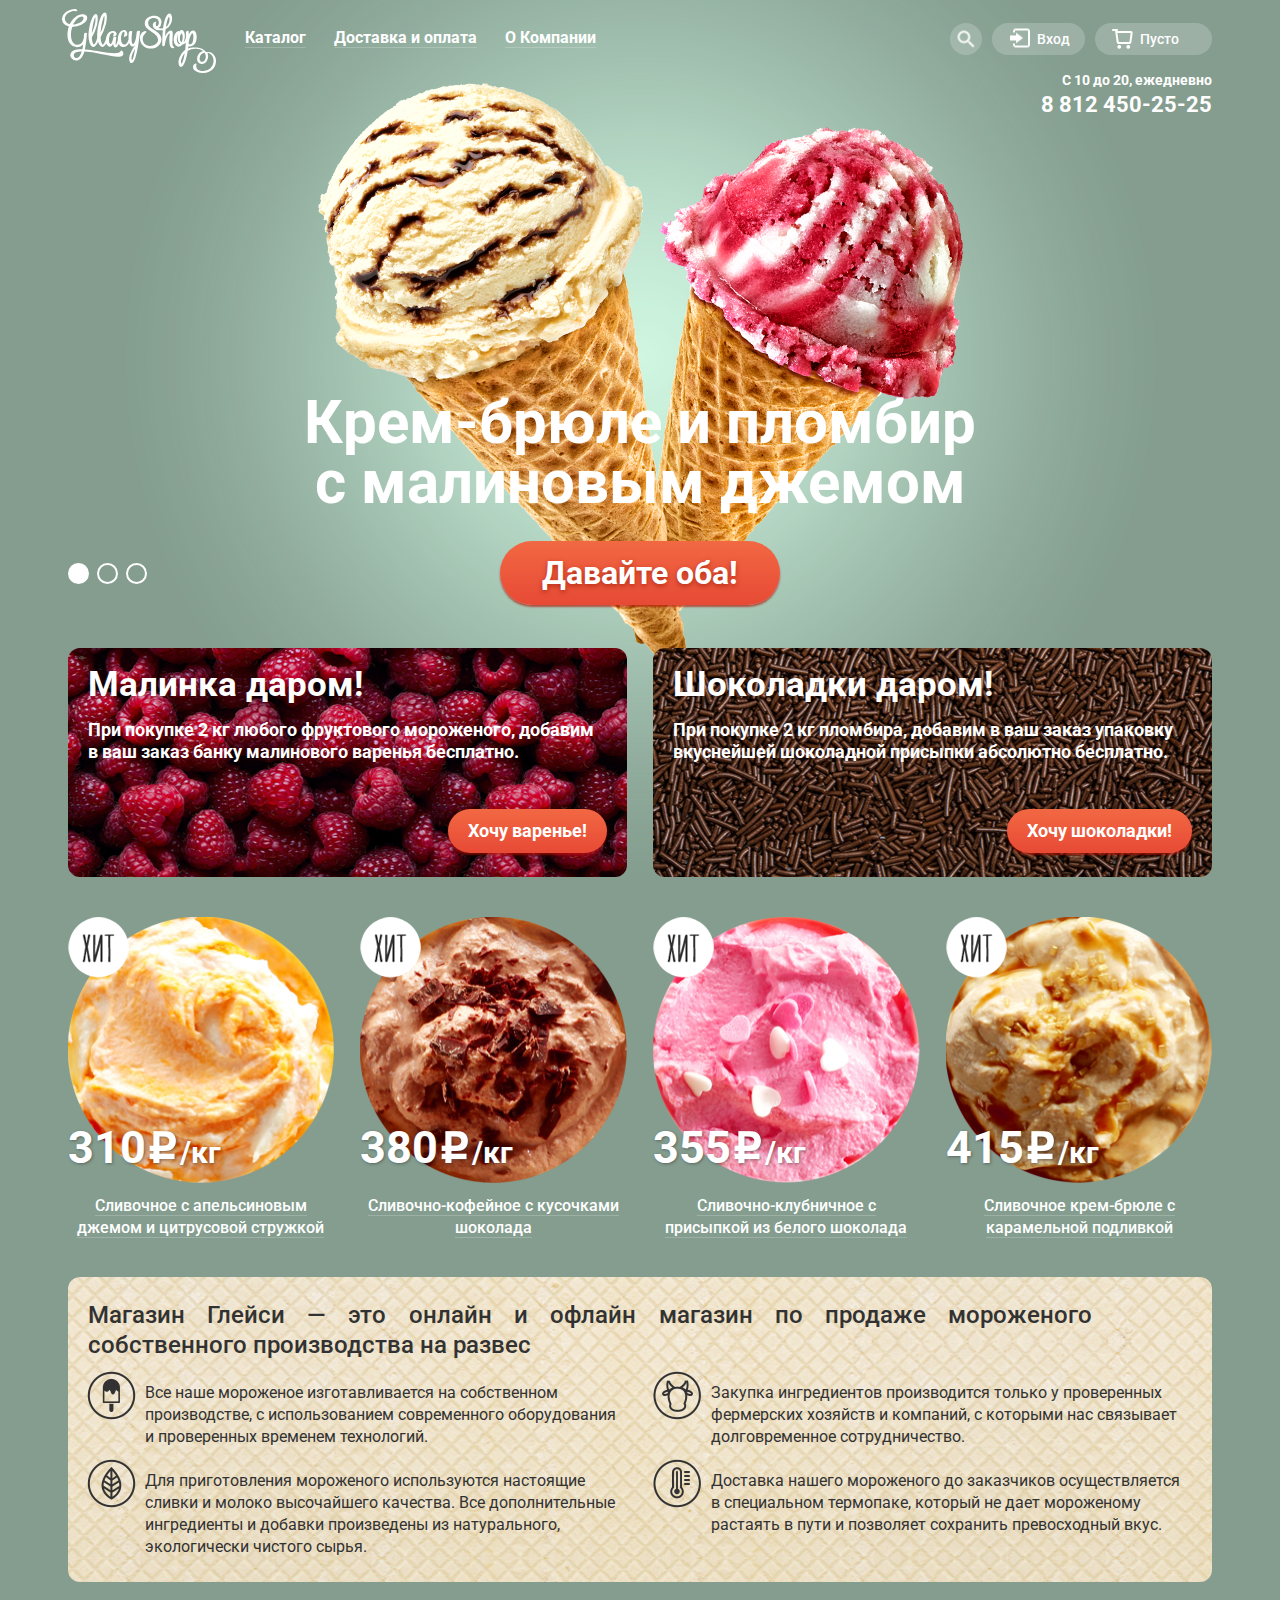
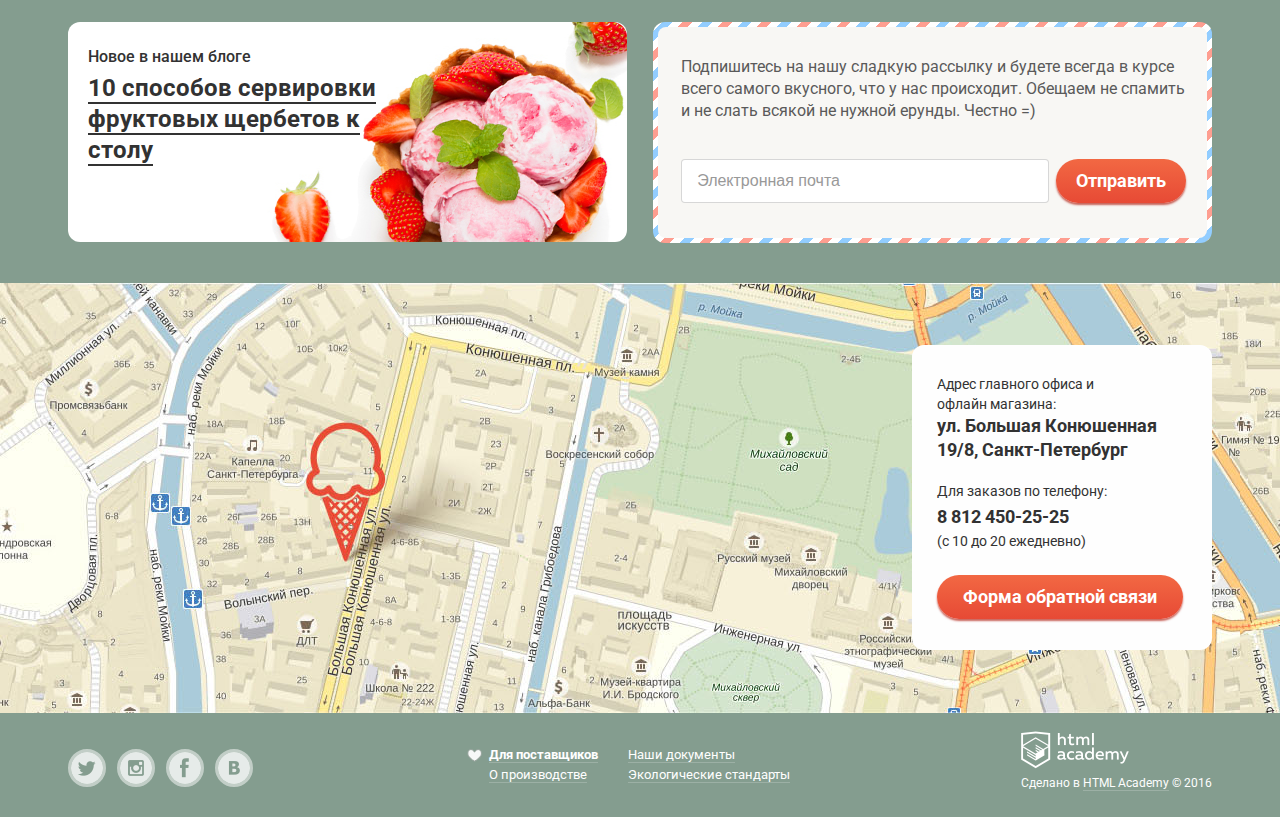
<file: index.html>
<!DOCTYPE html>
<html lang="ru">
    <head>
        <meta charset="utf-8">
        <title>Глейси - Главная страница</title>
        <link href="https://fonts.googleapis.com/css?family=Roboto:400,500,700&amp;subset=cyrillic" rel="stylesheet"> 
        <link rel="stylesheet" type="text/css" href="css/normalize.min.css">
        <link rel="stylesheet" type="text/css" href="css/style.min.css" >
    </head>
    <body>
        <input type="radio" class="carouselInput carouselInput1" name="carousel" id="btn1" checked="checked">
        <input type="radio" class="carouselInput carouselInput2" name="carousel" id="btn2">
        <input type="radio" class="carouselInput carouselInput3" name="carousel" id="btn3">
        <div class="wrap">
            <header class="mainHeader clearfix">
                <div class="layoutCenter">
                    <div class="layoutLeft inlineblockFix">
                        <div class="logo">
                            <img src="img/logo.svg" alt="GllacyShop" height="64" width="154">
                        </div>
                        <nav class="mainNav">
                            <ul class="mainNavList">
                                <li>
                                    <a class="link mainNavLink" href="#">Каталог</a>
                                    <div class="dropdownMenuWrap">
                                        <ul class="dropdownMenu">
                                            <li class="dropdownMenuCaption">Новинки</li>
                                            <li>
                                                <a href="catalog.html">Сливочное</a>
                                            </li>
                                            <li>
                                                <a href="#">Щербеты</a>
                                            </li>
                                            <li>
                                                <a href="#">Фруктовый&nbsp;лед</a>
                                            </li>
                                            <li>
                                                <a href="#">Мелорин</a>
                                            </li>
                                        </ul>
                                    </div>
                                </li>
                                <li>
                                    <a class="link mainNavLink" href="#">Доставка и оплата</a>
                                </li>
                                <li>
                                    <a class="link mainNavLink" href="#">О Компании</a>
                                </li>
                            </ul>
                        </nav>
                    </div>

                    <div class="layoutRight inlineblockFix">
                        <div class="service">
                            <div class="search">
                                <div class="searchCaption"></div>
                                <div class="searchFormWrap">
                                    <div class="searchForm">
                                        <form action="/echo" method="post">
                                            <div class="searchFormSearchWrap">
                                                <input name="search" id="searchFormSearch" placeholder="Что ищем?" type="search" required="required">
                                                <label for="searchFormSearch">Что ищем?</label>
                                            </div>
                                        </form>
                                    </div>
                                </div>
                            </div>
                            <div class="login">
                                <div class="loginCaption">Вход</div>
                                <div class="loginFormWrap">
                                    <div class="loginForm">
                                        <form action="/echo" method="post">
                                            <div class="loginFormEmailWrap">
                                                <input name="email" id="loginFormEmail" placeholder="Электронная почта" type="text" required="required">
                                                <label for="loginFormEmail">Электронная почта</label>
                                            </div>
                                            <div class="loginFormPasswordWrap">
                                                <input name="password" id="loginFormPassword" placeholder="Пароль" type="password" required="required">
                                                <label for="loginFormPassword">Пароль</label>
                                            </div>
                                            <button class="button" type="submit">Войти</button>
                                            <div class="loginFormLinks">
                                                <a href="#">Забыли пароль?</a>
                                                <a href="#">Новая регистрация</a>
                                            </div>
                                        </form>
                                    </div>
                                </div>
                            </div>
                            <div class="cart">Пусто</div>
                        </div>
                    </div>
                    <div class="headerContacts">С 10 до 20, ежедневно<span class="headerContactsTel">8 812 450-25-25</span></div>
                </div>
            </header>


            <main class="content">
                <div class="layoutCenter">
                    <div class="carousel">
                        <div class="carouselContent">
                            <div class="carouselSlide slide1">
                                <img src="img/carousel_bg_1.png" alt="Крем-брюле и пломбир с малиновым джемом" height="584" width="647">
                                <h2>Крем-брюле и пломбир с малиновым джемом</h2>
                                <a class="carouselLink button" href="#">Давайте оба!</a>
                            </div>
                            <div class="carouselSlide slide2">
                                <img src="img/carousel_bg_2.png" alt="Шоколадный пломбир и лимонный сорбет" height="584" width="647">
                                <h2>Шоколадный пломбир и лимонный сорбет</h2>
                                <a class="carouselLink button" href="#">Давайте оба!</a>
                            </div>
                            <div class="carouselSlide slide3">
                                <img src="img/carousel_bg_3.png" alt="Пломбир с помадкой и клубничный щербет" height="584" width="647">
                                <h2>Пломбир с помадкой и клубничный щербет</h2>
                                <a class="carouselLink button" href="#">Давайте оба!</a>
                            </div>
                        </div>
                        <div class="carouselButtons inlineblockFix">
                             <label for="btn1"></label>
                             <label for="btn2"></label>
                             <label for="btn3"></label>
                         </div> 
                    </div>

                    <div class="banners clearfix">    
                        <div class="layoutColumn layoutColumn_doubleSize bannerLeft">
                            <h2>Малинка даром!</h2>
                            <p>При покупке 2 кг любого фруктового мороженого, добавим в ваш заказ банку малинового варенья бесплатно.</p>
                            <a class="button" href="#">Хочу варенье!</a>  
                        </div>
                        <div class="layoutColumn layoutColumn_doubleSize bannerRight">
                            <h2>Шоколадки даром!</h2>
                            <p>При покупке 2 кг пломбира, добавим в ваш заказ упаковку вкуснейшей шоколадной присыпки  абсолютно бесплатно.</p>
                            <a class="button" href="#">Хочу шоколадки!</a>
                        </div>
                    </div>

                    <div class="itemHits inlineblockFix">
                        <div class="layoutColumn">
                            <div class="goodsItem">
                                <div class="goodsItemImageWrap">
                                    <img class="goodsItemImage" src="img/goods/orange_marmalade.png" alt="Сливочное с апельсиновым джемом и цитрусовой стружкой" height="267" width="267">
                                    <div class="goodsItemPrice">310<span>/кг</span></div>
                                </div>
                                <a href="#" class="goodsItemCaption link">Сливочное с апельсиновым джемом и цитрусовой стружкой</a>
                                <div class="goodsItemOverlay">
                                    <a class="button" href="#">Быстрый&nbsp;просмотр</a>
                                </div>
                            </div>
                        </div>
                        <div class="layoutColumn">
                            <div class="goodsItem">
                                <div class="goodsItemImageWrap">
                                    <img class="goodsItemImage" src="img/goods/coffee_chocolate.png" alt="Сливочно-кофейное с кусочками шоколада" height="267" width="267">
                                    <div class="goodsItemPrice">380<span>/кг</span></div>
                                </div>
                                <a href="#" class="goodsItemCaption link">Сливочно-кофейное с кусочками шоколада</a>
                                <div class="goodsItemOverlay">
                                    <a class="button" href="#">Быстрый&nbsp;просмотр</a>
                                </div>
                            </div>
                        </div>
                        <div class="layoutColumn">
                            <div class="goodsItem">
                                <div class="goodsItemImageWrap">
                                    <img class="goodsItemImage" src="img/goods/strawberry_whitechocolate.png" alt="Сливочно-клубничное с присыпкой из белого шоколада" height="267" width="267">
                                    <div class="goodsItemPrice">355<span>/кг</span></div>
                                </div>
                                <a href="#" class="goodsItemCaption link">Сливочно-клубничное с присыпкой из белого шоколада</a>
                                <div class="goodsItemOverlay">
                                    <a class="button" href="#">Быстрый&nbsp;просмотр</a>
                                </div>
                            </div>
                        </div>
                        <div class="layoutColumn">
                            <div class="goodsItem">
                                <div class="goodsItemImageWrap">
                                    <img class="goodsItemImage" src="img/goods/creme_brulee_caramel.png" alt="Сливочное крем-брюле с карамельной подливкой" height="267" width="267">
                                    <div class="goodsItemPrice">415<span>/кг</span></div>
                                </div>
                                <a href="#" class="goodsItemCaption link">Сливочное крем-брюле с карамельной подливкой</a>
                                <div class="goodsItemOverlay">
                                    <a class="button" href="#">Быстрый&nbsp;просмотр</a>
                                </div>
                            </div>
                        </div>
                    </div>

                    <div class="aboutUs clearfix">
                        <h2>Магазин Глейси  — это онлайн и офлайн магазин по продаже мороженого собственного производства на развес</h2>
                        <div class="aboutUsLeft">
                            <p class="aboutUsItem aboutUsItem_manufacturing">Все наше мороженое изготавливается на собственном производстве, с использованием современного оборудования и проверенных временем технологий.</p>
                            <p class="aboutUsItem aboutUsItem_raws">Для приготовления мороженого используются настоящие сливки и молоко высочайшего качества. Все дополнительные ингредиенты и добавки произведены из натурального, экологически чистого сырья.</p>    
                        </div>
                        <div class="aboutUsRight clearfix">
                            <p class="aboutUsItem aboutUsItem_purchase">Закупка ингредиентов  производится только у проверенных фермерских хозяйств и компаний, с которыми нас связывает долговременное сотрудничество.</p>
                            <p class="aboutUsItem aboutUsItem_delivery">Доставка нашего мороженого до заказчиков осуществляется в специальном термопаке, который не дает мороженому растаять в пути и позволяет сохранить превосходный вкус.</p>       
                        </div>
                    </div>

                    <div class="blog clearfix">   
                        <div class="layoutColumn layoutColumn_doubleSize blogLatest">
                            <h3>Новое в нашем блоге</h3>
                            <div class="blogLatestLinkWrap">
                                <a href="#">10 способов сервировки фруктовых щербетов к столу</a>
                            </div>
                        </div>
                        <div class="layoutColumn layoutColumn_doubleSize blogSubscribe">
                            <div class="subscribeForm">
                                <p>Подпишитесь на нашу сладкую рассылку и будете всегда в курсе всего самого вкусного, что у нас происходит. Обещаем не спамить и не слать всякой не нужной ерунды. Честно =)</p>
                                <form action="/echo" method="post">
                                    <div class="subscribeFormEmailWrap inlineblockFix">
                                        <input type="text" placeholder="Электронная почта" id="subscribeFormEmail" required="required">
                                        <label for="subscribeFormEmail">Электронная почта</label>
                                    </div>
                                    <button class="button" type="submit">Отправить</button>
                                </form>
                            </div>
                        </div>
                    </div> 
                </div>
                <div class="map" id="map">
                    <div class="layoutCenter">
                        <div class="mapContacts">
                            <p class="mapContactsAdress">Адрес главного офиса и<br> офлайн магазина:<strong>ул. Большая Конюшенная<br> 19/8, Санкт-Петербург</strong></p>
                            <p class="mapContactsTel">Для заказов по телефону:<strong>8 812 450-25-25</strong>(с 10 до 20 ежедневно)</p>
                            <a class="button" id="feedbackOpen" href="feedback.html">Форма обратной связи</a>
                        </div>
                    </div>
                </div>
            </main>
            <footer class="mainFooter">
                <div class="layoutCenter clearfix">
                    <div class="layoutColumn">
                        <div class="socialButtons">
                            <ul>
                                <li>
                                    <a class="tw" href="#"></a>
                                </li>
                                <li>
                                    <a class="ig" href="#"></a>
                                </li>
                                <li>
                                    <a class="fb" href="#"></a>
                                </li>
                                <li>
                                    <a class="vk" href="#"></a>
                                </li>
                            </ul>
                        </div>
                    </div>
                    <div class="layoutColumn layoutColumn_doubleSize inlineblockFix">
                        <div class="footerLinks">   
                            <div class="footerLinksCol footerLinksColLeft">
                                <a class="highlited link" href="#">Для поставщиков</a><br>
                                <a class="link" href="#">О производстве</a>
                            </div>
                            <div class="footerLinksCol footerLinksColLeftRight">
                                <a class="link" href="#">Наши документы</a><br>
                                <a class="link" href="#">Экологические стандарты</a>
                            </div>
                        </div> 
                    </div>
                    <div class="layoutColumn">
                        <div class="madeInWrap inlineblockFix">
                            <div class="madeIn">
                                <img src="img/htmlacademy_logo.png" height="38" width="108" alt="HTML Academy" class="madeInLogo">
                                <div class="copyright">Сделано в <a class="link" href="https://htmlacademy.ru/" target="_blank">HTML Academy</a> &copy; 2016</div> 
                            </div>
                        </div>
                    </div>
                </div>
            </footer>


            <div class="feedback" id="feedback">
                <div class="feedbackForm">
                    <h2>Мы обязательно вам ответим!</h2>
                    <button class="feedbackClose" id="feedbackClose"></button>
                    <form action="/echo" method="post">
                        <div class="feedbackNameWrap">
                            <input id="feedbackName" name="name" type="text" placeholder="Как вас зовут?" required="required"><label for="feedbackName">Как вас зовут?</label>
                        </div>
                        <div class="feedbackEmailWrap">
                            <input id="feedbackEmail" name="email" type="text" placeholder="Ваша почта для ответа?" required="required"><label for="feedbackEmail">Ваша почта для ответа?</label>
                        </div>
                        <div class="feedbackMessageWrap">
                            <textarea id="feedbackMessage" name="message" placeholder="Напишите что нибудь..." required="required"></textarea><label for="feedbackMessage">Напишите что нибудь...</label>
                        </div>
                        <button class="button feedbackSubmit" id="feedbackSubmit" type="submit">Отправить</button>
                    </form>
                </div>
            </div>
        </div>
        <script src="https://api-maps.yandex.ru/2.1/?lang=ru_RU" type="text/javascript"></script>
         <script src="js/script.min.js" type="text/javascript"></script>
    </body> 
</html>
</file>
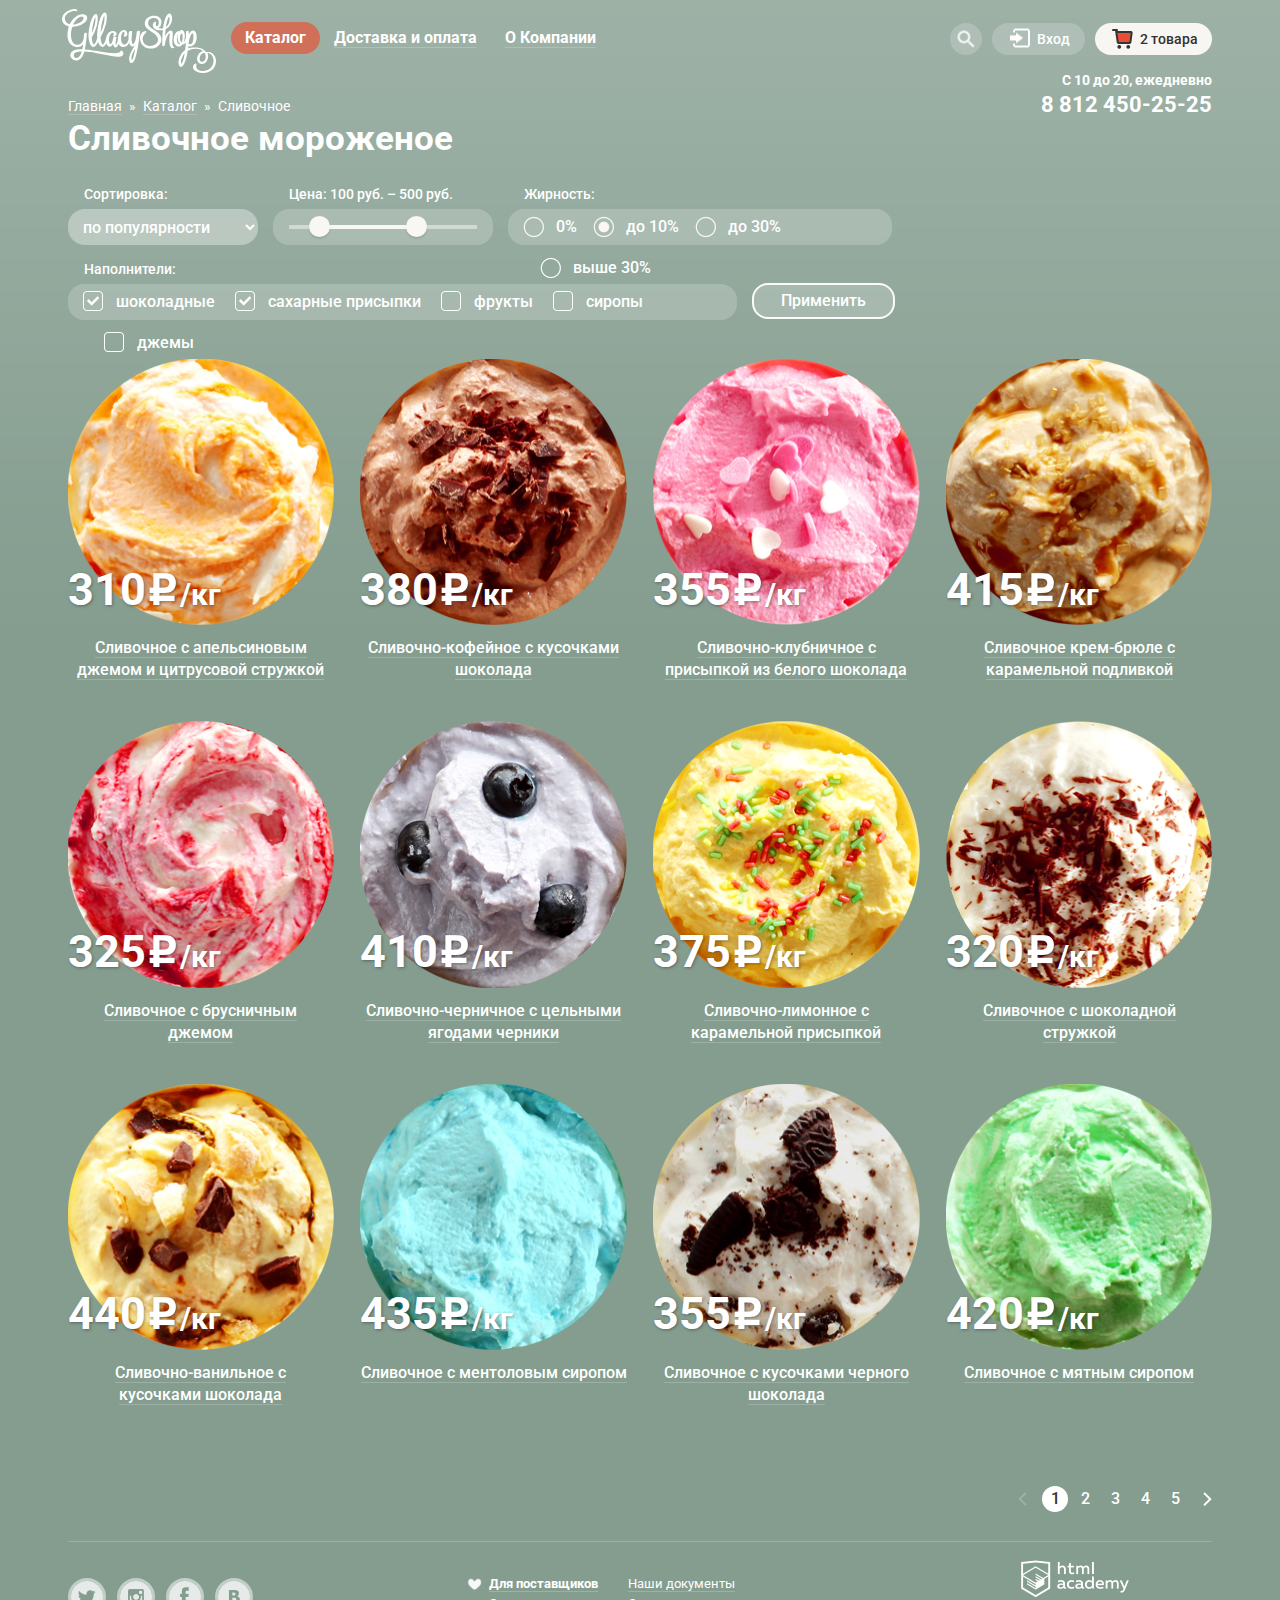
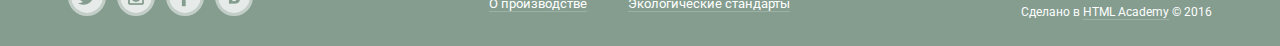
<file: catalog.html>
<!DOCTYPE html>
<html lang="ru">
    <head>
        <meta charset="utf-8">
        <title>Глейси - Каталог - Сливочное мороженое</title>
        <link href="https://fonts.googleapis.com/css?family=Roboto:400,500,700&amp;subset=cyrillic" rel="stylesheet">
        <link rel="stylesheet" type="text/css" href="css/normalize.min.css">
        <link rel="stylesheet" type="text/css" href="css/style.min.css" >
    </head>
    <body>
        <div class="wrapCatalog">
            <header class="mainHeader clearfix">
                <div class="layoutCenter">
                    <div class="layoutLeft inlineblockFix">
                        <a href="index.html" class="logo">
                            <img src="img/logo.svg" alt="GllacyShop" height="64" width="154">
                        </a>
                        <nav class="mainNav">
                            <ul class="mainNavList">
                                <li>
                                    <a class="link mainNavLink current">Каталог</a>
                                    <div class="dropdownMenuWrap">
                                        <ul class="dropdownMenu">
                                            <li class="dropdownMenuCaption">Новинки</li>
                                            <li>
                                                <a class="current">Сливочное</a>
                                            </li>
                                            <li>
                                                <a href="#">Щербеты</a>
                                            </li>
                                            <li>
                                                <a href="#">Фруктовый&nbsp;лед</a>
                                            </li>
                                            <li>
                                                <a href="#">Мелорин</a>
                                            </li>
                                        </ul>
                                    </div>
                                </li>
                                <li>
                                    <a class="link mainNavLink" href="#">Доставка и оплата</a>
                                </li>
                                <li>
                                    <a class="link mainNavLink" href="#">О Компании</a>
                                </li>
                            </ul>
                        </nav>
                    </div>

                    <div class="layoutRight inlineblockFix">
                        <div class="service">
                            <div class="search">
                                <div class="searchCaption"></div>
                                <div class="searchFormWrap">
                                    <div class="searchForm">
                                        <form action="/echo" method="post">
                                            <div class="searchFormSearchWrap">
                                                <input name="search" id="searchFormSearch" placeholder="Что ищем?" type="search" required="required">
                                                <label for="searchFormSearch">Что ищем?</label>
                                            </div>
                                        </form>
                                    </div>
                                </div>
                            </div>
                            <div class="login">
                                <div class="loginCaption">Вход</div>
                                <div class="loginFormWrap">
                                    <div class="loginForm">
                                        <form action="/echo" method="post">
                                            <div class="loginFormEmailWrap">
                                                <input name="email" id="loginFormEmail" placeholder="Электронная почта" type="text" required="required">
                                                <label for="loginFormEmail">Электронная почта</label>
                                            </div>
                                            <div class="loginFormPasswordWrap">
                                                <input name="password" id="loginFormPassword" placeholder="Пароль" type="password" required="required">
                                                <label for="loginFormPassword">Пароль</label>
                                            </div>
                                            <button class="button" type="submit">Войти</button>
                                            <div class="loginFormLinks">
                                                <a href="#">Забыли пароль?</a>
                                                <a href="#">Новая регистрация</a>
                                            </div>
                                        </form>
                                    </div>
                                </div>
                            </div>
                            <div class="cart cartFilled">
                                <div class="cartCaption">2 товара</div>
                                <div class="cartDropdownWrap">
                                    <div class="cartDropdown">
                                        <div class="cartItems">
                                            <div class="cartItem inlineblockFix">
                                                <button class="removeItem"></button>
                                                <img class="cartItemImage" height="33" width="33" src="img/goods/orange_marmalade.png" alt="Пломбир с апельсиновым джемом">
                                                <div class="cartItemName">Пломбир с апельсиновым джемом</div>
                                                <div class="cartItemAmount">1,5 кг х <span class="cartItemPrice">200 руб.</span></div>
                                                <div class="cartItemTotal">300 руб.</div>
                                            </div>
                                            <div class="cartItem inlineblockFix">
                                                <button class="removeItem"></button>
                                                <img class="cartItemImage" height="33" width="33" src="img/goods/strawberry_whitechocolate.png" alt="Клубничный пломбир с присыпкой из белого шоколада">
                                                <div class="cartItemName">Клубничный пломбир с присыпкой из белого шоколада</div>
                                                <div class="cartItemAmount">1,5 кг х <span class="cartItemPrice">300 руб.</span></div>
                                                <div class="cartItemTotal">450 руб.</div>
                                            </div>
                                        </div>
                                        <div class="cartTotal">Итого: 750 руб.</div>
                                        <a class="button cartCheckout" href="#">Оформить заказ</a>
                                    </div> 
                                </div>     
                            </div>
                        </div>
                    </div>
                    <div class="headerContacts">С 10 до 20, ежедневно<span class="headerContactsTel">8 812 450-25-25</span></div>
                </div>
            </header>
        

            <main class="content">
                <div class="layoutCenter">
                    <ul class="breadcrumbs inlineblockFix">
                        <li>
                            <a class="link" href="index.html">Главная</a>
                        </li>
                        <li>
                            <a class="link" href="#">Каталог</a>
                        </li>
                        <li>Сливочное</li>
                    </ul>
                    <h1 class="pageCaption">Сливочное мороженое</h1>
                    <div class="filter">
                        <form action="/echo" method="post">
                            <div class="filterRow inlineblockFix">
                                <fieldset class="filterSort">
                                    <legend class="filterCaption">Сортировка:</legend>
                                    <select name="sort">
                                        <option value="s1" selected="selected">по популярности</option>
                                        <option value="s2">сначала недорогие</option>
                                        <option value="s3">сначала дорогие</option>
                                        <option value="s4">по жирности</option>
                                    </select>
                                </fieldset>
                                <fieldset class="filterPrice" style="width: 220px">
                                    <legend class="filterCaption">Цена: 100 руб. – 500 руб.</legend>
                                    <div class="filterRange">
                                        <div class="filterRangeSelection"></div>
                                    </div>
                                </fieldset>
                                <fieldset class="filterFatness">
                                    <legend class="filterCaption">Жирность:</legend>
                                    <ul class="inlineblockFix">
                                        <li>
                                            <input name="fatness" type="radio" id="radio1" value="r1">
                                            <label for="radio1">0%</label>
                                        </li>
                                        <li>
                                            <input name="fatness" type="radio" id="radio2" value="r2" checked="checked">
                                            <label for="radio2">до 10%</label>
                                        </li>
                                        <li>
                                            <input name="fatness" type="radio" id="radio3" value="r3">
                                            <label for="radio3">до 30%</label>
                                        </li>
                                        <li>
                                            <input name="fatness" type="radio" id="radio4" value="r4">
                                            <label for="radio4">выше 30%</label>
                                        </li>
                                    </ul>
                                </fieldset>
                            </div>
                            <div class="filterRow inlineblockFix">
                                <fieldset class="filterFillers">
                                    <legend class="filterCaption">Наполнители:</legend>
                                    <ul class="inlineblockFix">
                                        <li>
                                            <input type="checkbox" id="checkbox1" value="c1" checked="checked">
                                            <label for="checkbox1">шоколадные</label>
                                        </li>
                                        <li>
                                            <input type="checkbox" id="checkbox2" value="c2" checked="checked">
                                            <label for="checkbox2">сахарные присыпки</label>
                                        </li>
                                        <li>
                                            <input type="checkbox" id="checkbox3" value="c3">
                                            <label for="checkbox3">фрукты</label>
                                        </li>
                                        <li>
                                            <input type="checkbox" id="checkbox4" value="c4">
                                            <label for="checkbox4">сиропы</label>
                                        </li>
                                        <li>
                                            <input type="checkbox" id="checkbox5" value="c5">
                                            <label for="checkbox5">джемы</label>
                                        </li>
                                    </ul>
                                </fieldset>
                                <button type="submit">Применить</button>
                            </div>
                        </form>
                    </div>
                    <div class="goods inlineblockFix">
                        <div class="layoutColumn">
                            <div class="goodsItem">
                                <div class="goodsItemImageWrap">
                                    <img class="goodsItemImage" src="img/goods/orange_marmalade.png" alt="Сливочное с апельсиновым джемом и цитрусовой стружкой" height="267" width="267">
                                    <div class="goodsItemPrice">310<span>/кг</span></div>
                                </div> 
                                <a href="#" class="goodsItemCaption link">Сливочное с апельсиновым джемом и цитрусовой стружкой</a>
                                <div class="goodsItemOverlay">
                                    <a class="button" href="#">Быстрый&nbsp;просмотр</a>
                                </div>
                            </div>
                        </div>
                        <div class="layoutColumn">
                            <div class="goodsItem">
                                <div class="goodsItemImageWrap">
                                    <img class="goodsItemImage" src="img/goods/coffee_chocolate.png" alt="Сливочно-кофейное с кусочками шоколада" height="267" width="267">
                                    <div class="goodsItemPrice">380<span>/кг</span></div>
                                </div>
                                <a href="#" class="goodsItemCaption link">Сливочно-кофейное с кусочками шоколада</a>
                                  <div class="goodsItemOverlay">
                                    <a class="button" href="#">Быстрый&nbsp;просмотр</a>
                                </div>
                           </div>
                        </div>
                        <div class="layoutColumn">
                            <div class="goodsItem">
                                <div class="goodsItemImageWrap">
                                    <img class="goodsItemImage" src="img/goods/strawberry_whitechocolate.png" alt="Сливочно-клубничное с присыпкой из белого шоколада" height="267" width="267">
                                    <div class="goodsItemPrice">355<span>/кг</span></div>
                                </div>
                                <a href="#" class="goodsItemCaption link">Сливочно-клубничное с присыпкой из белого шоколада</a>
                                <div class="goodsItemOverlay">
                                    <a class="button" href="#">Быстрый&nbsp;просмотр</a>
                                </div>
                            </div>
                        </div>
                        <div class="layoutColumn">
                            <div class="goodsItem">
                                <div class="goodsItemImageWrap">
                                    <img class="goodsItemImage" src="img/goods/creme_brulee_caramel.png" alt="Сливочное крем-брюле с карамельной подливкой" height="267" width="267">
                                    <div class="goodsItemPrice">415<span>/кг</span></div>
                                </div>
                                <a href="#" class="goodsItemCaption link">Сливочное крем-брюле с карамельной подливкой</a>
                                <div class="goodsItemOverlay">
                                    <a class="button" href="#">Быстрый&nbsp;просмотр</a>
                                </div>
                            </div>
                        </div>
                        <div class="layoutColumn">
                            <div class="goodsItem">
                                <div class="goodsItemImageWrap">
                                    <img class="goodsItemImage" src="img/goods/lingonberry_jam.png" alt="Сливочное с брусничным джемом" height="267" width="267">
                                    <div class="goodsItemPrice">325<span>/кг</span></div>
                                </div>
                                <a href="#" class="goodsItemCaption link">Сливочное с брусничным<br> джемом</a>
                                <div class="goodsItemOverlay">
                                    <a class="button" href="#">Быстрый&nbsp;просмотр</a>
                                </div>
                            </div>
                        </div>
                        <div class="layoutColumn">
                            <div class="goodsItem">
                                <div class="goodsItemImageWrap">
                                    <img class="goodsItemImage" src="img/goods/blueberry_berries.png" alt="Сливочно-черничное с цельными ягодами черники" height="267" width="267">
                                    <div class="goodsItemPrice">410<span>/кг</span></div>
                                </div>
                                <a href="#" class="goodsItemCaption link">Сливочно-черничное с цельными ягодами черники</a>
                                  <div class="goodsItemOverlay">
                                    <a class="button" href="#">Быстрый&nbsp;просмотр</a>
                                </div>
                           </div>
                        </div>
                        <div class="layoutColumn">
                            <div class="goodsItem">
                                <div class="goodsItemImageWrap">
                                    <img class="goodsItemImage" src="img/goods/lemon_caramel.png" alt="Сливочно-лимонное с карамельной присыпкой" height="267" width="267">
                                    <div class="goodsItemPrice">375<span>/кг</span></div>
                                </div>
                                <a href="#" class="goodsItemCaption link">Сливочно-лимонное с карамельной присыпкой</a>
                                <div class="goodsItemOverlay">
                                    <a class="button" href="#">Быстрый&nbsp;просмотр</a>
                                </div>
                            </div>
                        </div>
                        <div class="layoutColumn">
                            <div class="goodsItem">
                                <div class="goodsItemImageWrap">
                                    <img class="goodsItemImage" src="img/goods/chocolate_chips.png" alt="Сливочное с шоколадной стружкой" height="267" width="267">
                                    <div class="goodsItemPrice">320<span>/кг</span></div>
                                </div>
                                <a href="#" class="goodsItemCaption link">Сливочное с шоколадной стружкой</a>
                                <div class="goodsItemOverlay">
                                    <a class="button" href="#">Быстрый&nbsp;просмотр</a>
                                </div>
                            </div>
                        </div>
                        <div class="layoutColumn">
                            <div class="goodsItem">
                                <div class="goodsItemImageWrap">
                                    <img class="goodsItemImage" src="img/goods/vanilla_chocolate.png" alt="Сливочно-ванильное с кусочками шоколада" height="267" width="267">
                                    <div class="goodsItemPrice">440<span>/кг</span></div>
                                </div>
                                <a href="#" class="goodsItemCaption link">Сливочно-ванильное с<br>  кусочками шоколада</a>
                                <div class="goodsItemOverlay">
                                    <a class="button" href="#">Быстрый&nbsp;просмотр</a>
                                </div>
                            </div>
                        </div>
                        <div class="layoutColumn">
                            <div class="goodsItem">
                                <div class="goodsItemImageWrap">
                                    <img class="goodsItemImage" src="img/goods/menthol_syrup.png" alt="Сливочноe с ментоловым сиропом" height="267" width="267">
                                    <div class="goodsItemPrice">435<span>/кг</span></div>
                                </div>
                                <a href="#" class="goodsItemCaption link">Сливочноe с ментоловым сиропом</a>
                                  <div class="goodsItemOverlay">
                                    <a class="button" href="#">Быстрый&nbsp;просмотр</a>
                                </div>
                           </div>
                        </div>
                        <div class="layoutColumn">
                            <div class="goodsItem">
                                <div class="goodsItemImageWrap">
                                    <img class="goodsItemImage" src="img/goods/chocolate_pieces.png" alt="Сливочное с кусочками черного шоколада" height="267" width="267">
                                    <div class="goodsItemPrice">355<span>/кг</span></div>
                                </div>
                                <a href="#" class="goodsItemCaption link">Сливочное с кусочками черного шоколада</a>
                                <div class="goodsItemOverlay">
                                    <a class="button" href="#">Быстрый&nbsp;просмотр</a>
                                </div>
                            </div>
                        </div>
                        <div class="layoutColumn">
                            <div class="goodsItem">
                                <div class="goodsItemImageWrap">
                                    <img class="goodsItemImage" src="img/goods/mint_syrup.png" alt="Сливочное с мятным сиропом" height="267" width="267">
                                    <div class="goodsItemPrice">420<span>/кг</span></div>
                                </div>
                                <a href="#" class="goodsItemCaption link">Сливочное с мятным сиропом</a>
                                <div class="goodsItemOverlay">
                                    <a class="button" href="#">Быстрый&nbsp;просмотр</a>
                                </div>
                            </div>
                        </div>
                    </div>
                    <div class="layoutColumn layoutColumn_quadSize pageNavigator inlineblockFix">
                        <ul class="pageNavigatorList">
                            <li class="currentPage">
                                <a href="#">1</a>
                            </li>
                            <li>
                                <a href="#">2</a>
                            </li>
                            <li>
                                <a href="#">3</a>
                            </li>
                            <li>
                                <a href="#">4</a>
                            </li>
                            <li>
                                <a href="#">5</a>
                            </li>
                        </ul>
                    </div>
                </div>    
            </main>
            <footer class="mainFooter">
                <div class="layoutCenter clearfix">
                    <div class="layoutColumn">
                        <div class="socialButtons">
                            <ul>
                                <li>
                                    <a class="tw" href="#"></a>
                                </li>
                                <li>
                                    <a class="ig" href="#"></a>
                                </li>
                                <li>
                                    <a class="fb" href="#"></a>
                                </li>
                                <li>
                                    <a class="vk" href="#"></a>
                                </li>
                            </ul>
                        </div>
                    </div>
                    <div class="layoutColumn layoutColumn_doubleSize inlineblockFix">
                        <div class="footerLinks">   
                            <div class="footerLinksCol footerLinksColLeft">
                                <a class="highlited link" href="#">Для поставщиков</a><br>
                                <a class="link" href="#">О производстве</a>
                            </div>
                            <div class="footerLinksCol footerLinksColLeftRight">
                                <a class="link" href="#">Наши документы</a><br>
                                <a class="link" href="#">Экологические стандарты</a>
                            </div>
                        </div> 
                    </div>
                    <div class="layoutColumn">
                        <div class="madeInWrap inlineblockFix">
                            <div class="madeIn">
                                <img src="img/htmlacademy_logo.png" height="38" width="108" alt="HTML Academy" class="madeInLogo">
                                <div class="copyright">Сделано в <a class="link" href="https://htmlacademy.ru/" target="_blank">HTML Academy</a> &copy; 2016</div> 
                            </div>
                        </div>
                    </div>
                </div>
            </footer>
        </div>
    </body> 
</html>
</file>
<file: css/style.min.css>
body{background-color:#849d8f;font-family:"Roboto", Tahoma, sans-serif;font-size:16px;font-weight:400;line-height:22px}h1{font-size:35px;font-weight:700;line-height:41px}h2{font-size:24px;font-weight:500;line-height:30px}img{height:auto;max-width:100%}input::-webkit-input-placeholder{color:#999;font-weight:400}input::-moz-placeholder{color:#999;font-weight:400}input:-ms-input-placeholder{color:#999;font-weight:400}input::placeholder{color:#999;font-weight:400}textarea::-webkit-input-placeholder{color:#999;font-weight:400}textarea::-moz-placeholder{color:#999;font-weight:400}textarea:-ms-input-placeholder{color:#999;font-weight:400}textarea::placeholder{color:#999;font-weight:400}.button{background:#ec593c;background:-webkit-linear-gradient(bottom, #e74a35 0%,#f26843 100%);background:linear-gradient(to top, #e74a35 0%,#f26843 100%);border-radius:22px;box-sizing:border-box;box-shadow:0px 2px 2px 0px rgba(172,16,0,0.64);color:#fff;cursor:pointer;display:inline-block;font-family:"Roboto", Tahoma, sans-serif;font-size:18px;font-weight:700;line-height:44px;min-height:44px;padding:0 20px;text-decoration:none}.button:hover{background:-webkit-linear-gradient(bottom, #ec6e5d 0%,#f58669 100%);background:linear-gradient(to top, #ec6e5d 0%,#f58669 100%);box-shadow:0px 2px 2px 0px #ac1000}.button:active{background:-webkit-linear-gradient(top, #d74531 0%,#e1613e 100%);background:linear-gradient(to bottom, #d74531 0%,#e1613e 100%);box-shadow:0px 2px 2px 0px #942718 inset}.clearfix::after{clear:both;content:"";display:table}.inlineblockFix{font-size:0}.link{border-bottom:1px solid rgba(255,255,255,0.2);color:#fff;text-decoration:none}.link:hover{border-bottom:1px solid rgba(248,171,158,0.3);color:#ffbc9e;text-decoration:none}.layoutCenter{box-sizing:border-box;margin:0 auto;max-width:1200px;min-width:900px}.layoutColumn{box-sizing:border-box;float:left;margin:0 1.1%;width:22.2%}.layoutColumn_doubleSize{padding:0 20px;width:46.6%}.layoutColumn_quadSize{margin:0 2.3%;width:95.4%}.layoutColumn img{height:auto;max-width:100%}.layoutLeft{float:left}.layoutRight{float:right;text-align:right}.wrap{min-width:900px}.wrapCatalog{background-image:url(../img/catalog_bl.png);background-position:center top;background-repeat:repeat-x}.mainHeader .layoutCenter{color:#fff;position:relative}.mainHeader .layoutLeft{margin-left:1.8%}.mainHeader .layoutRight{margin-right:2.3%}.logo{display:inline-block;height:64px;padding-top:9px;vertical-align:top}.mainNav{display:inline-block;margin-top:22px;vertical-align:top}.mainNavList{padding-left:15px}.mainNavList li{display:inline-block;position:relative}.mainNavLink{display:inline-block;font-size:16px;font-weight:700;line-height:18px;margin:7px 14px 0 14px;position:relative;vertical-align:top;z-index:1}.mainNavLink:active{background-color:#ededed;box-shadow:0px 2px 1px 0px #696969 inset}.mainNavLink:hover{background-color:#f7f6f3;border:none;border-radius:16px;color:#323232;margin:0;padding:7px 14px}.mainNavLink:hover + .dropdownMenuWrap{display:block}.mainNavLink.current{background-color:#d07058;border:none;border-radius:16px;color:#fff;margin:0;padding:7px 14px}.dropdownMenuWrap{cursor:default;display:none;left:-7px;position:absolute;top:31px;z-index:2}.dropdownMenuWrap:hover{display:block}.dropdownMenu{background-color:#f8f7f4;border-radius:5px;box-shadow:0px 20px 20px 0px rgba(0, 0, 0, 0.4);margin-top:8px;min-width:143px;padding:0 0 7px 0}.dropdownMenu li{display:block}.dropdownMenuCaption{border-bottom:1px solid #d1d0ce;cursor:default;color:#323232;height:37px;font-size:14px;font-weight:700;line-height:33px;margin:0 8px;padding-left:12px}.dropdownMenu a{border:none;color:#323232;font-size:14px;font-weight:400;display:block;height:28px;line-height:28px;margin-top:3px;padding-left:21px;padding-right:10px;text-decoration:none}.dropdownMenu a:hover{background-color:#fbded7}.dropdownMenu a:active{background-color:#f6b5a5}.dropdownMenu .current{border:none;background-color:#d07058;color:#fff}.service{margin-top:23px}.service > div{background-color:rgba(255,255,255,0.2);border-radius:16px;display:inline-block;font-size:14px;font-weight:500;height:32px;line-height:32px;margin-left:10px;position:relative;text-align:left;vertical-align:top}.service > div:hover{background-color:#f7f6f3;color:#323232}.service input{font-size:14px;font-weight:400}.service input::-webkit-input-placeholder{font-size:14px}.service input::-moz-placeholder{font-size:14px}.service input:-ms-input-placeholder{font-size:14px}.service input::placeholder{font-size:14px}.search{height:32px;width:32px}.search::before{background:url(../img/sprite.png) no-repeat 0 0;content:"";height:17px;left:50%;position:absolute;top:50%;-webkit-transform:translate(-50%,-50%);transform:translate(-50%,-50%);width:17px}.search:hover::before{background-position:-22px 0}.login{min-width:40px;padding-left:45px;padding-right:8px}.login::before{background:url(../img/sprite.png) no-repeat -44px 0;content:"";height:21px;left:18px;position:absolute;top:50%;-webkit-transform:translateY(-50%);transform:translateY(-50%);width:20px}.login:hover::before{background-position:-70px 0}.cart{min-width:65px;padding-left:45px;padding-right:7px}.cart::before{background:url(../img/sprite.png) no-repeat -96px 0;content:"";height:20px;left:17px;position:absolute;top:50%;-webkit-transform:translateY(-50%);transform:translateY(-50%);width:21px}.cart:hover::before{background-position:-148px 0}.service .cartFilled{background-color:#f7f6f3;color:#323232}.cartFilled::before{background-position:-122px 0}.cartFilled:hover::before{background-position:-122px 0}.searchFormWrap,.loginFormWrap,.cartDropdownWrap{display:none;position:absolute;z-index:2}.search:hover .searchFormWrap,.login:hover .loginFormWrap,.cart:hover .cartDropdownWrap,.searchFormWrap:hover,.loginFormWrap:hover,.cartDropdownWrap:hover{display:block}.searchFormWrap{right:-2px;top:30px}.searchForm{background-color:#f8f7f4;border-radius:5px;box-shadow:0px 20px 20px 0px rgba(0, 0, 0, 0.4);margin-top:7px;padding:20px 15px}.searchForm input{border:1px solid rgba(178,178,178,0.52);border-radius:4px;height:42px;padding:0 15px;width:312px}.loginFormWrap{right:-2px;top:30px}.loginForm{background-color:#f8f7f4;border-radius:5px;box-shadow:0px 20px 20px 0px rgba(0, 0, 0, 0.4);margin-top:7px;padding:20px 17px 20px 19px}.loginForm input{border:1px solid rgba(178,178,178,0.52);border-radius:4px;height:40px;margin-bottom:22px;padding:0 13px;width:212px}.loginForm button{border:none;padding:0 24px;vertical-align:top}.loginFormLinks{display:inline-block;line-height:18px;margin-left:17px;margin-top:-1px;width:120px;vertical-align:top}.loginFormLinks a{border-bottom:1px solid rgba(0,0,0,0.3);color:#323232;display:inline-block;font-size:13px;font-weight:400;max-width:120px;overflow:hidden;text-decoration:none;text-overflow:ellipsis}.loginFormLinks a:hover,.loginFormLinks a:active{border-bottom:1px solid rgba(236,89,60,0.3);color:#e84d37}.searchFormSearchWrap,.loginFormEmailWrap,.loginFormPasswordWrap{position:relative}.mainHeader input:hover{border:2px solid #c7c6c5}.searchForm input:hover{padding:0 14px}.loginForm input:hover{height:38px;padding:0 12px}.mainHeader input:focus{border-color:#8fbdec}.mainHeader input + label{color:#999;display:none;font-size:11px;font-weight:400;line-height:13px;left:15px;position:absolute;top:-15px}.mainHeader input:valid + label{display:block}.mainHeader input:focus + label{color:#5b9ddf;display:block}.cartDropdownWrap{right:0;top:30px}.cartDropdown{background-color:#f8f7f4;border-radius:5px;box-shadow:0px 20px 20px 0px rgba(0, 0, 0, 0.4);margin-top:7px;padding:17px 14px;text-align:right;width:510px}.cartItems{border-bottom:1px solid #cacac7;margin-bottom:13px;padding-bottom:6px}.cartItem{margin-bottom:4px;text-align:left}.cartItem div{color:#323232;display:inline-block;font-size:13px;font-weight:400;line-height:16px;margin-top:10px;vertical-align:top}.removeItem{border:none;background:url(../img/sprite.png) no-repeat -148px -118px;cursor:pointer;display:inline-block;height:11px;margin-top:12px;vertical-align:top;width:11px}.cartItemImage{margin-left:15px;margin-right:12px}.cartItemName{margin-right:26px;width:220px}.cartItemAmount{margin-right:29px}.cartItemPrice{color:#999}.cartTotal{color:#333;font-size:15px;font-weight:700;line-height:18px}.cartCheckout{margin-bottom:5px;margin-top:14px;padding:0 15px}.headerContacts{font-size:14px;font-weight:700;line-height:16px;position:absolute;right:2.3%;text-align:right;top:72px}.headerContactsTel{display:block;font-size:22px;line-height:24px;margin-top:5px}.breadcrumbs{margin:25px 2.3% 0 2.3%;padding:0}.breadcrumbs li{color:#fff;display:inline-block;font-size:14px;font-weight:400;line-height:16px}.breadcrumbs li:not(:last-of-type)::after{content:"»";margin-left:4px;margin-right:7px}.pageCaption{color:#fff;margin:-4px 2.3% 50px 2.3%}.filter{margin:0 2.3%}.filterRow{margin-bottom:39px}.filterRow fieldset,.filterRow button{background-color:rgba(255,255,255,0.2);border:none;border-radius:16px;box-sizing:border-box;color:#fff;display:inline-block;font-family:"Roboto", Tahoma, sans-serif;font-size:14px;font-weight:500;height:36px;line-height:36px;margin-left:0;margin-right:1.33%;padding:0 1.42%;position:relative;text-align:left;vertical-align:top}.filterRow legend{position:absolute;top:-33px}.filterRow ul{padding:0}.filterRow li{display:inline-block;font-size:14px}.filterRow .filterSort{padding:0}.filterSort legend{left:16px}.filterSort select{color:#fff;border:none;border-radius:18px;font-family:"Roboto", Tahoma, sans-serif;font-size:16px;font-weight:500;height:36px;min-width:190px;padding:0 11px;background-color:rgba(255,255,255,0.2)}.filterSort select:hover{color:#000;background-color:#fff}.filterSort option{font-size:14px;font-weight:400}.filterRange{background-color:rgba(248,247,244,0.5);height:4px;margin-top:16px;width:188px}.filterRangeSelection{background-color:#f8f7f4;height:4px;margin-left:30px;position:relative;width:98px}.filterRangeSelection::before,.filterRangeSelection::after{background-color:#f8f7f4;border-radius:50%;box-shadow:0px 2px 2px 0px rgba(0, 0, 0, 0.1);content:"";cursor:pointer;height:21px;margin-top:-11px;position:absolute;top:50%;width:21px}.filterRangeSelection::before{left:-10px}.filterRangeSelection::after{right:-10px}.filterRow input{display:none}.filterRow input + label{font-size:16px;line-height:18px;padding-left:32px;position:relative}.filterRow input + label::before{background-image:url(../img/sprite.png);background-repeat:no-repeat;content:"";cursor:pointer;left:-1px;position:absolute;top:-1px}.filterRow input:disabled + label::before{opacity:0.4}.filterRow input[type="radio"] + label{margin-left:17px}.filterRow input[type="checkbox"] + label{margin-left:21px}.filterRow input[type="radio"] + label::before{background-position:0 -25px;height:22px;width:21px}.filterRow input[type="radio"]:checked + label::before{background-position:-26px -25px}.filterRow input[type="radio"] + label:hover::before{background-position:-52px -25px}.filterRow input[type="radio"]:checked + label:hover::before{background-position:-78px -25px}.filterRow input[type="checkbox"] + label::before{background-position:-104px -25px;height:20px;width:20px}.filterRow input[type="checkbox"]:checked + label::before{background-position:-129px -25px}.filterRow input[type="checkbox"] + label:hover::before{background-position:-154px -25px}.filterRow input[type="checkbox"]:checked + label:hover::before{background-position:-179px -25px}.filterFatness li:first-of-type{margin-left:-17px}.filterFillers li:first-of-type{margin-left:-21px}.filterRow button{border:2px solid #fcfcfc;cursor:pointer;font-size:16px;line-height:32px;margin-top:-1px;padding:0 27px}.filterRow button:hover{background-color:#fbfcfb;border:none;color:#323232;padding:0 29px}.filterRow button:active{background-color:#eaeaea;box-shadow:0px 2px 1px 0px #696969 inset;color:#323232}.carousel{margin:10px 2.3% 0 2.3%;position:relative}.carouselContent{margin:0 auto;width:680px}.carouselContent > div{display:none}.carouselSlide{position:relative;width:680px}.carouselSlide img{display:block;height:584px;margin:0 auto;position:relative;width:647px}.carouselSlide h2{color:#fff;font-size:60px;font-weight:700;line-height:60px;position:absolute;text-align:center;top:260px}.carouselInput{display:none}.carouselInput1:checked ~ .wrap .slide1,.carouselInput2:checked ~ .wrap .slide2,.carouselInput3:checked ~ .wrap .slide3{display:block}.carouselInput1:checked ~ .wrap{background-color:#849d8f;background-image:url(../img/carousel_bl_1.png);background-position:center top;background-repeat:no-repeat}.carouselInput2:checked ~ .wrap{background-color:#8996a6;background-image:url(../img/carousel_bl_2.png);background-position:center top;background-repeat:no-repeat}.carouselInput3:checked ~ .wrap{background-color:#9d8b84;background-image:url(../img/carousel_bl_3.png);background-position:center top;background-repeat:no-repeat}.carouselButtons{margin-bottom:53px;margin-top:-104px}.carouselButtons label{background-color:transparent;border:2px solid #fff;border-radius:50%;cursor:pointer;display:inline-block;height:17px;margin-right:8px;width:17px}.carouselButtons label:hover{background-color:rgba(255,255,255,0.4)}.carouselInput1:checked ~ .wrap label[for="btn1"],.carouselInput2:checked ~ .wrap label[for="btn2"],.carouselInput3:checked ~ .wrap label[for="btn3"]{background-color:#ffffff}.carouselLink{border-radius:32px;font-size:32px;left:50%;line-height:64px;min-height:64px;padding:0 42px;position:absolute;text-shadow:0px 2px 5px rgba(160, 32, 11, 0.76);top:458px;-webkit-transform:translateX(-50%);transform:translateX(-50%)}.banners{margin-bottom:40px}.banners .layoutColumn:nth-child(1){margin-left:2.3%}.banners .layoutColumn:nth-child(2n+1){margin-left:2.3%}.banners .layoutColumn:nth-child(2n){margin-right:2.3%}.banners .layoutColumn_doubleSize{color:#fff;min-height:229px;position:relative}.banners h2{font-size:35px;font-weight:700;line-height:41px;margin-bottom:0;margin-top:16px}.banners p{font-size:18px;font-weight:700;line-height:22px;margin-top:14px}.banners a{bottom:24px;position:absolute;right:20px}.bannerLeft{background:#740213 url(../img/banner_bg_1.jpg) repeat right;border-radius:12px}.bannerRight{background:#532e17 url(../img/banner_bg_2.jpg) repeat right;border-radius:12px}.itemHits{margin-bottom:-2px}.itemHits .layoutColumn,.goods .layoutColumn{display:inline-block;float:none;vertical-align:top}.itemHits.inlineblockFix,.goods.inlineblockFix{line-height:1.15}.itemHits .layoutColumn:nth-child(1){margin-left:2.3%}.itemHits .layoutColumn:nth-child(4n+1){margin-left:2.3%}.itemHits .layoutColumn:nth-child(4n){margin-right:2.3%}.itemHits .goodsItem::after{background:url(../img/sprite.png) no-repeat 0 -52px;content:"";height:61px;left:0;position:absolute;top:0;width:61px;z-index:3}.goods .layoutColumn:nth-child(1){margin-left:2.3%}.goods .layoutColumn:nth-child(4n+1){margin-left:2.3%}.goods .layoutColumn:nth-child(4n){margin-right:2.3%}.goodsItem{color:#fff;margin-bottom:40px;text-align:center;position:relative}.goodsItemImageWrap{margin-bottom:12px;position:relative}.goodsItemCaption{font-size:16px;font-weight:500;line-height:22px}.goodsItemPrice{font-size:45px;font-weight:700;left:0;line-height:45px;position:absolute;text-shadow:1px 1px 3px rgba(49, 50, 53, 0.5);top:77.9%}.goodsItemPrice span{font-size:30px;padding-left:34px;position:relative}.goodsItemPrice span::before{background:url(../img/sprite.png) no-repeat -199px -114px;bottom:4px;content:"";height:36px;left:2px;position:absolute;width:31px}.goodsItemOverlay{background-color:rgba(248,247,244,0.3);border-radius:4px;bottom:-75px;display:none;left:-4.43%;position:absolute;right:-4.43%;top:-6px;z-index:1}.goodsItemOverlay a{bottom:20px;left:50%;max-width:95%;overflow:hidden;padding:0 15px;position:absolute;text-overflow:ellipsis;-webkit-transform:translateX(-50%);transform:translateX(-50%)}.goodsItem:hover .goodsItemImage,.goodsItem:hover .goodsItemCaption{position:relative;z-index:2}.goodsItem:hover .goodsItemPrice{z-index:2}.goodsItem:hover .goodsItemOverlay{display:block}.aboutUs{color:#323232;margin-bottom:40px;position:relative;width:100%}.aboutUs::before{background:#eee3cb url(../img/waffle_pattern.jpg) repeat center;bottom:0;border-radius:12px;content:"";left:2.3%;right:2.3%;position:absolute;top:0}.aboutUs h2{font-size:24px;font-weight:500;line-height:30px;margin:0 2.3%;padding:23px 120px 0 20px;position:relative;text-align:justify;z-index:1}.aboutUs .aboutUsLeft,.aboutUs .aboutUsRight{box-sizing:border-box;float:left;margin:6px 1.1% 2px 1.1%;width:46.6%}.aboutUs .aboutUsLeft{margin-left:2.3%;padding-left:77px}.aboutUs .aboutUsRight{margin-right:2.3%;padding-left:58px;padding-right:20px}.aboutUsItem{margin-bottom:22px;position:relative}.aboutUsItem::before{background:url(../img/sprite.png) no-repeat;content:"";left:-58px;height:49px;position:absolute;top:-11px;width:49px}.aboutUsItem_manufacturing::before{background-position:-66px -52px}.aboutUsItem_raws::before{background-position:-173px -52px}.aboutUsItem_purchase::before{background-position:-120px -52px}.aboutUsItem_delivery::before{background-position:-227px -52px}.blog{margin-bottom:40px}.blog .layoutColumn:nth-child(1){margin-left:2.3%}.blog .layoutColumn:nth-child(2n+1){margin-left:2.3%}.blog .layoutColumn:nth-child(2n){margin-right:2.3%}.blog .layoutColumn_doubleSize{border-radius:12px;min-height:220px}.blogLatest{background:#fff url(../img/blog_entry_bg.jpg) no-repeat right;color:#323232}.blogLatest h3{font-size:16px;font-weight:500;line-height:22px;margin-bottom:5px;margin-top:24px}.blogLatestLinkWrap{max-width:295px}.blogLatest a{background-color:rgba(255,255,255,0.8);border-bottom:2px solid #323232;color:#323232;font-size:24px;font-weight:700;line-height:31px;text-decoration:none}.blogSubscribe{background:-webkit-repeating-linear-gradient(315deg,#ffffff,#ffffff 7px,#92cdff 7px,#92cdff 14px,#ffffff 14px,#ffffff 21px,#fe9e90 21px,#fe9e90 28px);background:repeating-linear-gradient(135deg,#ffffff,#ffffff 7px,#92cdff 7px,#92cdff 14px,#ffffff 14px,#ffffff 21px,#fe9e90 21px,#fe9e90 28px);padding:5px}.subscribeForm{background-color:#f8f7f4;border-radius:8px;min-height:210px;padding:1px 15px 0 23px}.subscribeForm p{color:#5a5a5a;margin-top:28px;margin-bottom:0;min-height:103px}.subscribeFormEmailWrap{display:inline-block;margin-right:3px;position:relative;vertical-align:top;width:calc(100% - 143px)}.subscribeForm input{border:1px solid rgba(178,178,178,0.52);border-radius:4px;box-sizing:border-box;font-size:16px;height:44px;padding:0 15px;width:100%}.subscribeForm input:hover{border:2px solid #c7c6c5;height:44px;padding:0 14px}.subscribeForm input:focus{border-color:#8fbdec}.subscribeForm input + label{color:#999;display:none;font-size:11px;font-weight:400;line-height:13px;left:15px;position:absolute;top:-15px}.subscribeForm input:valid + label{display:block}.subscribeForm input:focus + label{color:#5b9ddf;display:block}.subscribeForm button{border:0}.map{background-image:url(../img/map_4k.jpg);background-position:center;height:430px;text-align:right;position:relative}.map > ymaps{position:absolute;top:0}.mapContacts{background-color:#fefefe;border-radius:12px;box-sizing:border-box;color:#323232;display:inline-block;font-size:14px;font-weight:400;line-height:20px;text-align:left;margin:62px 2.3% 62px 0;min-height:305px;padding:13px 25px 0 25px;position:relative;vertical-align:top;width:300px;z-index:1}.mapContacts strong{display:block;font-size:18px;font-weight:700;line-height:24px}.mapContacts a{margin-top:10px;padding:0 26px}.mapContactsAdress{margin-bottom:19px;margin-top:16px}.mapContactsTel strong{margin-bottom:2px;margin-top:4px}.pageNavigator{border-bottom:1px solid rgba(255,255,255,0.2);margin-top:40px;padding-bottom:26px;text-align:right}.pageNavigatorList{display:inline-block;padding:0 22px;position:relative;text-align:center}.pageNavigatorList::before,.pageNavigatorList::after{background:url(../img/sprite.png) no-repeat -184px -118px;content:"";height:14px;position:absolute;top:6px;width:9px}.pageNavigatorList::before{left:0;opacity:0.2;-webkit-transform:rotate(180deg);transform:rotate(180deg)}.pageNavigatorList::after{right:0}.pageNavigatorList li{display:inline-block;height:26px;width:26px}.pageNavigatorList li{border-radius:50%;margin:0 2px}.pageNavigatorList li:hover{background-color:rgba(255,255,255,0.2);cursor:pointer}.pageNavigatorList a{color:#fff;font-size:16px;font-weight:500;line-height:26px;text-decoration:none}.currentPage{background-color:#fff}.currentPage a{color:#323232}.mainFooter .layoutColumn:first-of-type{margin-left:2.3%}.mainFooter .layoutColumn:last-of-type{margin-right:2.3%}.socialButtons ul{font-size:0;margin-bottom:30px;margin-top:36px;padding:0}.socialButtons li{border:3px solid rgba(255,255,255,0.5);border-radius:50%;display:inline-block;height:32px;margin-right:11px;vertical-align:top;width:32px}.socialButtons li:hover{border-color:rgba(255,255,255,0.7)}.socialButtons a{background:url(../img/sprite.png) no-repeat;border-radius:50%;display:block;opacity:0.8;height:32px;width:32px}.socialButtons a:hover{opacity:1}.socialButtons a:active{box-shadow:0px 2px 1px 0px #888 inset;opacity:0.8}.socialButtons .tw{background-position:0 -118px}.socialButtons .ig{background-position:-37px -118px}.socialButtons .fb{background-position:-74px -118px}.socialButtons .vk{background-position:-111px -118px}.footerLinks{margin-top:33px;text-align:center}.footerLinksCol{display:inline-block;line-height:14px;text-align:left;vertical-align:top}.footerLinksColLeft{margin-right:30px}.footerLinksCol a{font-size:13px;font-weight:400;line-height:18px}.footerLinksCol .highlited{font-weight:700;position:relative}.footerLinksCol .highlited::before{background:url(../img/sprite.png) no-repeat -164px -118px;content:"";height:13px;left:-22px;position:absolute;top:2px;width:15px}.madeInWrap{margin-top:18px;text-align:right}.madeIn{color:#fefefe;display:inline-block;font-size:12px;font-weight:400;line-height:18px;text-align:left;vertical-align:top}.madeIn a{color:#fefefe}.feedback{background-color:rgba(0,0,0,0.3);bottom:0;left:0;right:0;position:fixed;top:0;visibility:hidden;z-index:-1}.feedbackForm{background-color:#f8f7f4;border-radius:10px;height:413px;left:50%;margin-left:-237px;padding:15px 24px;position:absolute;top:100%;-webkit-transition:top 0.6s ease;transition:top 0.6s ease;width:429px}.feedbackClose{background:url(../img/sprite.png) no-repeat -147px -133px;border:none;cursor:pointer;height:17px;position:absolute;right:15px;top:15px;width:18px}.feedbackForm h2{margin-bottom:18px;margin-top:0}.feedbackForm form{text-align:right}.feedbackNameWrap,.feedbackEmailWrap,.feedbackMessageWrap{position:relative}.feedbackForm input,.feedbackForm textarea{border:1px solid #d3d3d2;border-radius:4px;display:block;font-family:"Roboto", Tahoma, sans-serif;font-size:16px;font-weight:700;text-align:left;margin-bottom:20px;padding:0 15px}.feedbackForm input{height:42px;line-height:42px;width:235px}.feedbackForm textarea{resize:none;height:133px;padding:10px 15px;width:396px}.feedbackForm input:hover,.feedbackForm textarea:hover{border:2px solid #c7c6c5}.feedbackForm input:hover{height:40px;padding:0 14px}.feedbackForm textarea:hover{height:133px;padding:9px 14px}.feedbackForm input:focus,.feedbackForm textarea:focus{border-color:#8fbdec}.feedbackForm input + label,.feedbackForm textarea + label{color:#999;display:none;font-size:11px;line-height:13px;left:15px;position:absolute;top:-15px}.feedbackForm input:valid + label,.feedbackForm textarea:valid + label{display:block}.feedbackForm input:focus + label,.feedbackForm textarea:focus + label{color:#5b9ddf;display:block}.feedbackSubmit{border:none;margin-top:4px;padding:0 24px}.feedbackShow{visibility:visible;z-index:20}.feedbackShow .feedbackForm{top:338px}
</file>
